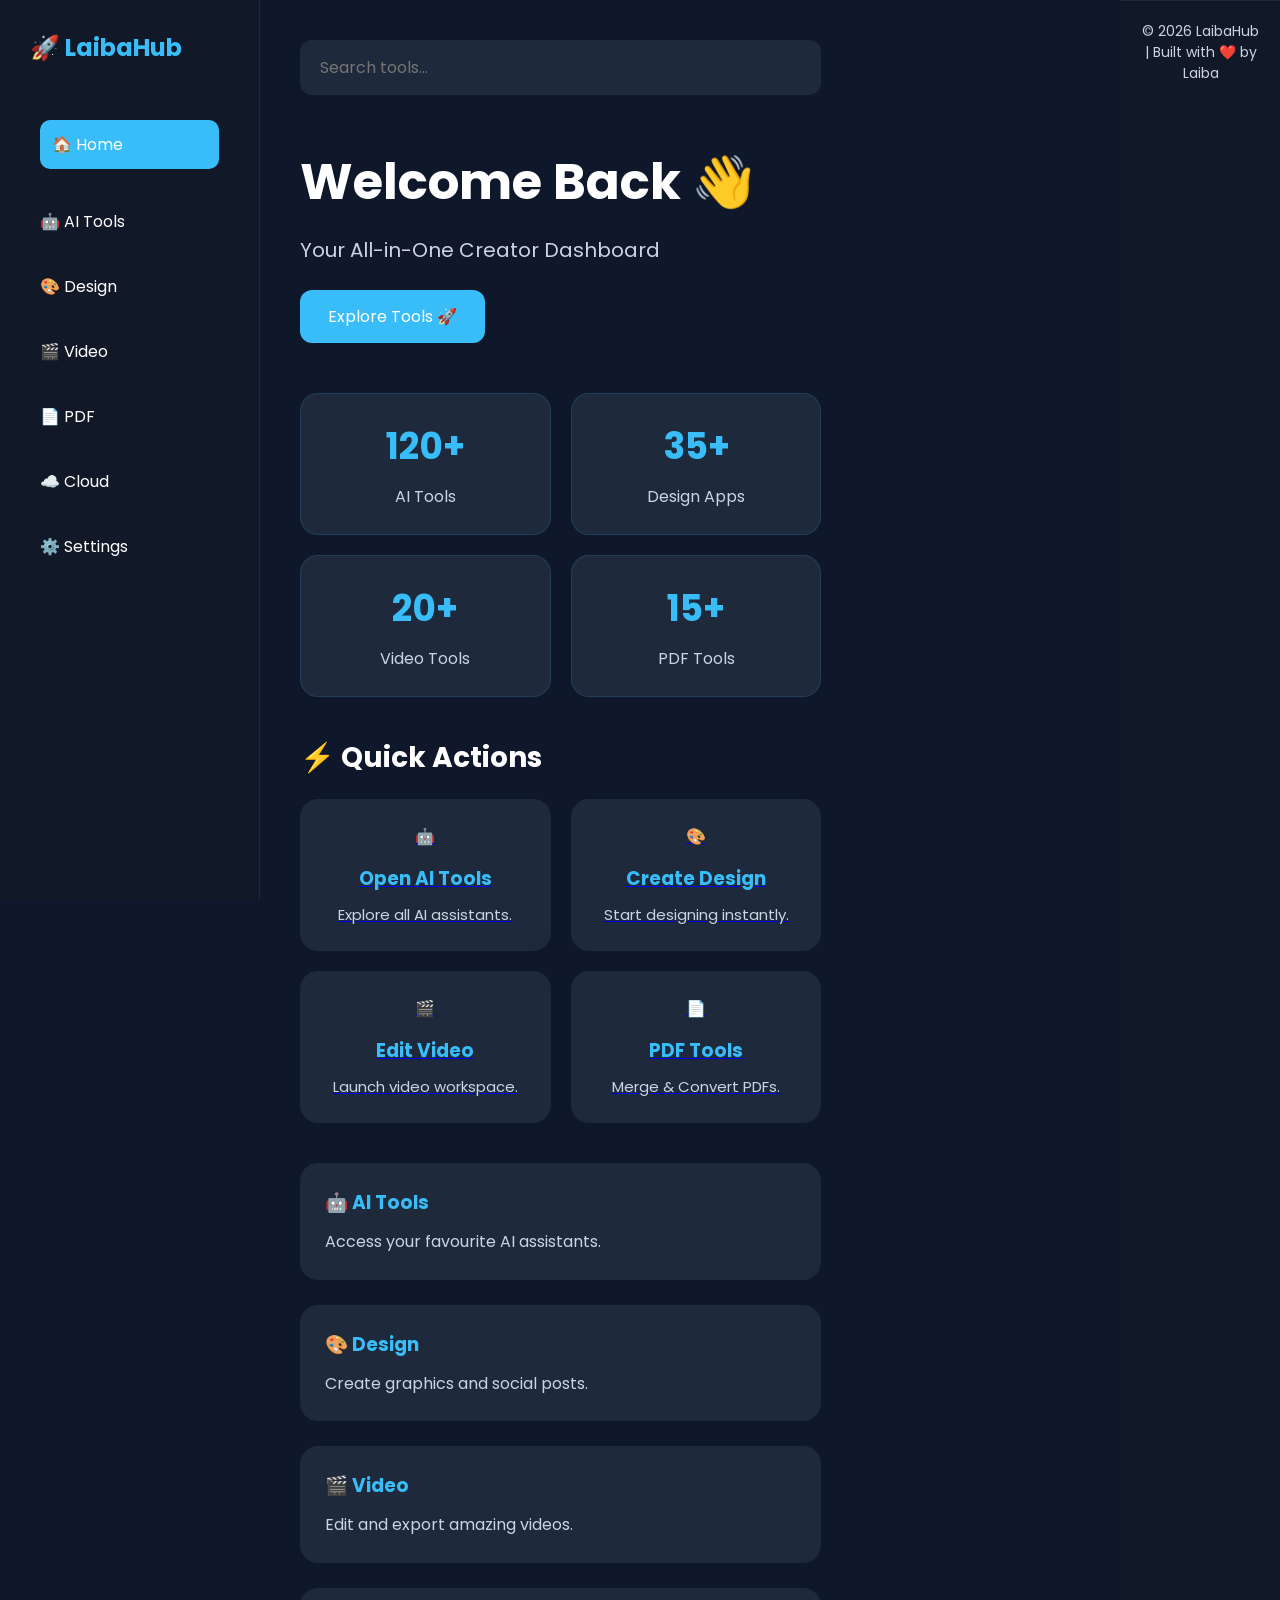
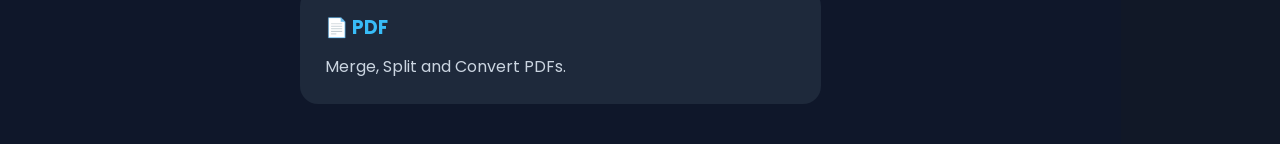
<file: index.html>
<!DOCTYPE html>
<html lang="en">

<head>

    <meta charset="UTF-8">

    <meta name="viewport" content="width=device-width, initial-scale=1.0">

    <title>LaibaHub</title>

    <link rel="stylesheet" href="style.css">

    <link rel="preconnect" href="https://fonts.googleapis.com">

    <link rel="preconnect" href="https://fonts.gstatic.com" crossorigin>

    <link href="https://fonts.googleapis.com/css2?family=Poppins:wght@300;400;500;600;700&display=swap" rel="stylesheet">

</head>

<body>

<div class="sidebar">

    <div class="logo">

        <h2>🚀 LaibaHub</h2>

    </div>

    <ul>

        <li><a href="index.html" class="active">🏠 Home</a></li>
       <li><a href="pages/ai-tools.html">🤖 AI Tools</a></li>

        <li><a href="pages/design.html">🎨 Design</a></li>

        <li><a href="pages/video.html">🎬 Video</a></li>

        <li><a href="pages/pdf.html">📄 PDF</a></li>

       <li><a href="pages/cloud.html">☁️ Cloud</a></li>
        <li><a href="pages/settings.html">⚙️ Settings</a></li>

    </ul>

</div>


<div class="main">

    <div class="topbar">

        <input type="text" placeholder="Search tools...">

    </div>


    <section class="hero">

        <h1>

            Welcome Back 👋

        </h1>

        <p>

            Your All-in-One Creator Dashboard

        </p>

      <a href="pages/ai-tools.html">
    <button>
        Explore Tools 🚀
    </button>
</a>

    </section>
<section class="stats">

    <div class="stat-card">
        <h2>120+</h2>
        <p>AI Tools</p>
    </div>

   <div class="stat-card">
    <h2>35+</h2>
    <p>Design Apps</p>
</div>

    <div class="stat-card">
        <h2>20+</h2>
        <p>Video Tools</p>
    </div>

    <div class="stat-card">
        <h2>15+</h2>
        <p>PDF Tools</p>
    </div>

</section>
<section class="quick-actions">

<h2>⚡ Quick Actions</h2>

<div class="action-grid">

<a href="pages/ai-tools.html" class="action-card">
<div>
🤖
<h3>Open AI Tools</h3>
<p>Explore all AI assistants.</p>
</div>
</a>
<a href="pages/design.html" class="action-card">
<div>
🎨
<h3>Create Design</h3>
<p>Start designing instantly.</p>
</div>
</a>

<a href="pages/video.html" class="action-card">
<div>
🎬
<h3>Edit Video</h3>
<p>Launch video workspace.</p>
</div>
</a>

<a href="pages/pdf.html" class="action-card">
<div>
📄
<h3>PDF Tools</h3>
<p>Merge & Convert PDFs.</p>
</div>
</a>

</div>

</section>
    <section class="cards">

        <div class="card">

            <h3>🤖 AI Tools</h3>

            <p>Access your favourite AI assistants.</p>

        </div>

      <div class="card">

    <h3>🎨 Design</h3>

    <p>Create graphics and social posts.</p>

</div>

        <div class="card">

            <h3>🎬 Video</h3>

            <p>Edit and export amazing videos.</p>

        </div>

        <div class="card">

            <h3>📄 PDF</h3>

            <p>Merge, Split and Convert PDFs.</p>

        </div>

    </section>

</div>
<footer class="footer">

    <p>© 2026 LaibaHub | Built with ❤️ by Laiba</p>

</footer>
<script src="script.js"></script>

</body>

</html>
</file>
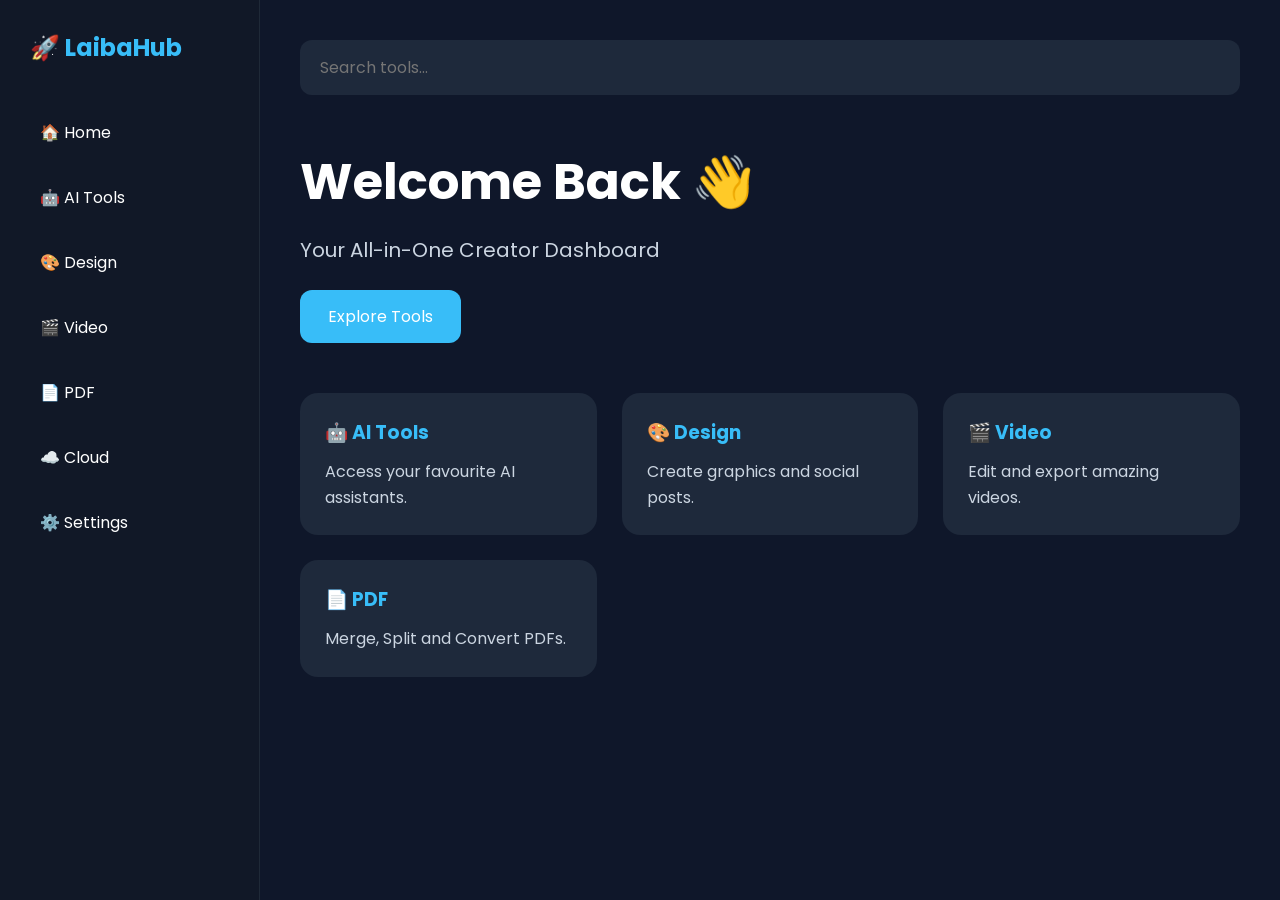
<file: components/index.html>
<!DOCTYPE html>
<html lang="en">

<head>

    <meta charset="UTF-8">

    <meta name="viewport" content="width=device-width, initial-scale=1.0">

    <title>LaibaHub</title>

    <link rel="stylesheet" href="style.css">

    <link rel="preconnect" href="https://fonts.googleapis.com">

    <link rel="preconnect" href="https://fonts.gstatic.com" crossorigin>

    <link href="https://fonts.googleapis.com/css2?family=Poppins:wght@300;400;500;600;700&display=swap" rel="stylesheet">

</head>

<body>

<div class="sidebar">

    <div class="logo">

        <h2>🚀 LaibaHub</h2>

    </div>

    <ul>

        <li><a href="index.html">🏠 Home</a></li>

       <li><a href="pages/ai-tools.html">🤖 AI Tools</a></li>

        <li><a href="pages/design.html">🎨 Design</a></li>

        <li><a href="pages/video.html">🎬 Video</a></li>

        <li><a href="pages/pdf.html">📄 PDF</a></li>

       <li><a href="pages/cloud.html">☁️ Cloud</a></li>
        <li><a href="pages/settings.html">⚙️ Settings</a></li>

    </ul>

</div>


<div class="main">

    <div class="topbar">

        <input type="text" placeholder="Search tools...">

    </div>


    <section class="hero">

        <h1>

            Welcome Back 👋

        </h1>

        <p>

            Your All-in-One Creator Dashboard

        </p>

        <button>

            Explore Tools

        </button>

    </section>


    <section class="cards">

        <div class="card">

            <h3>🤖 AI Tools</h3>

            <p>Access your favourite AI assistants.</p>

        </div>

        <div class="card">

            <h3>🎨 Design</h3>

            <p>Create graphics and social posts.</p>

        </div>

        <div class="card">

            <h3>🎬 Video</h3>

            <p>Edit and export amazing videos.</p>

        </div>

        <div class="card">

            <h3>📄 PDF</h3>

            <p>Merge, Split and Convert PDFs.</p>

        </div>

    </section>

</div>

<script src="script.js"></script>

</body>

</html>
</file>
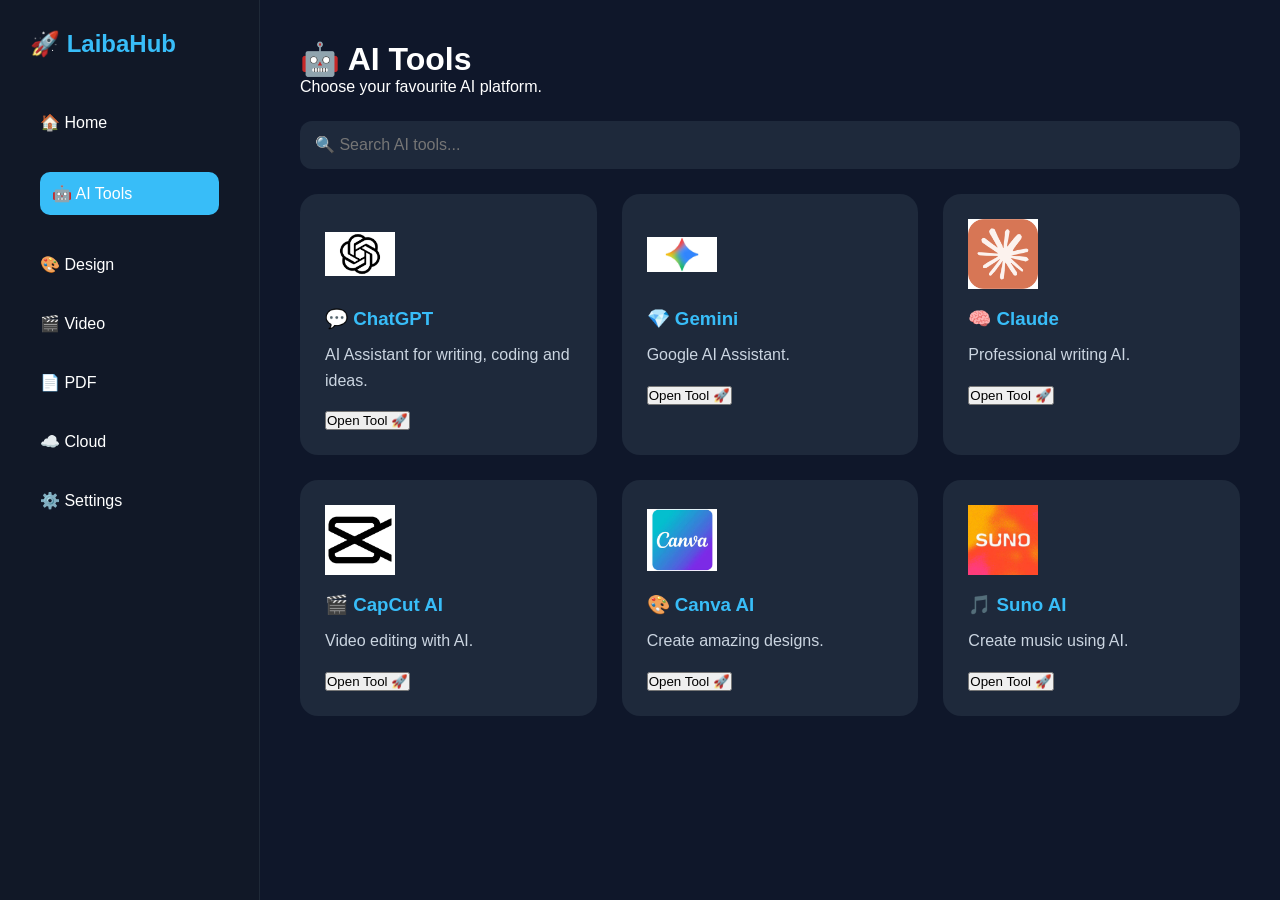
<file: pages/ai-tools.html>
<!DOCTYPE html>
<html lang="en">

<head>
<meta charset="UTF-8">
<meta name="viewport" content="width=device-width, initial-scale=1.0">

<title>AI Tools | LaibaHub</title>

<link rel="stylesheet" href="../style.css">
</head>

<body>
<div class="sidebar">

    <div class="logo">
        <h2>🚀 LaibaHub</h2>
    </div>

    <ul>
        <li><a href="../index.html">🏠 Home</a></li>
        <li><a href="ai-tools.html" class="active">🤖 AI Tools</a></li>
        <li><a href="design.html">🎨 Design</a></li>
        <li><a href="video.html">🎬 Video</a></li>
        <li><a href="pdf.html">📄 PDF</a></li>
        <li><a href="cloud.html">☁️ Cloud</a></li>
        <li><a href="settings.html">⚙️ Settings</a></li>
    </ul>

</div>
<div class="main">

<h1>🤖 AI Tools</h1>

<p>Choose your favourite AI platform.</p>
<input
    type="text"
    id="searchTools"
    placeholder="🔍 Search AI tools..."
>
<div class="cards">

<div class="card">
<img src="../assets/images/chatgpt.png" alt="ChatGPT Logo" class="tool-logo">
    <h3>💬 ChatGPT</h3>

    <p>AI Assistant for writing, coding and ideas.</p>

    <br>

    <a href="https://chatgpt.com" target="_blank">
        <button>Open Tool 🚀</button>
    </a>

</div>

<div class="card">
<img src="../assets/images/gemini.png" alt="Gemini Logo" class="tool-logo">

<h3>💎 Gemini</h3>
<p>Google AI Assistant.</p>

<br>

<a href="https://gemini.google.com" target="_blank">
    <button>Open Tool 🚀</button>
</a>
</div>

<div class="card">
<img src="../assets/images/claude.png" alt="Claude Logo" class="tool-logo">

<h3>🧠 Claude</h3>
<p>Professional writing AI.</p>

<br>

<a href="https://claude.ai" target="_blank">
    <button>Open Tool 🚀</button>
</a>

</div>

<div class="card">
<img src="../assets/images/capcut.png" alt="CapCut Logo" class="tool-logo">

<h3>🎬 CapCut AI</h3>
<p>Video editing with AI.</p>

<br>

<a href="https://www.capcut.com" target="_blank">
    <button>Open Tool 🚀</button>
</a>

</div>

<div class="card">

<img src="../assets/images/canva.png" alt="Canva Logo" class="tool-logo">

<h3>🎨 Canva AI</h3>

<p>Create amazing designs.</p>

<br>

<a href="https://www.canva.com" target="_blank">
<button>Open Tool 🚀</button>
</a>

</div>

<div class="card">
<img src="../assets/images/suno.png" alt="Suno Logo" class="tool-logo">

<h3>🎵 Suno AI</h3>
<p>Create music using AI.</p>

<br>

<a href="https://suno.com" target="_blank">
    <button>Open Tool 🚀</button>
</a>

</div>

</div>



</div>

<script src="../script.js"></script>

</body>
</html>
</file>
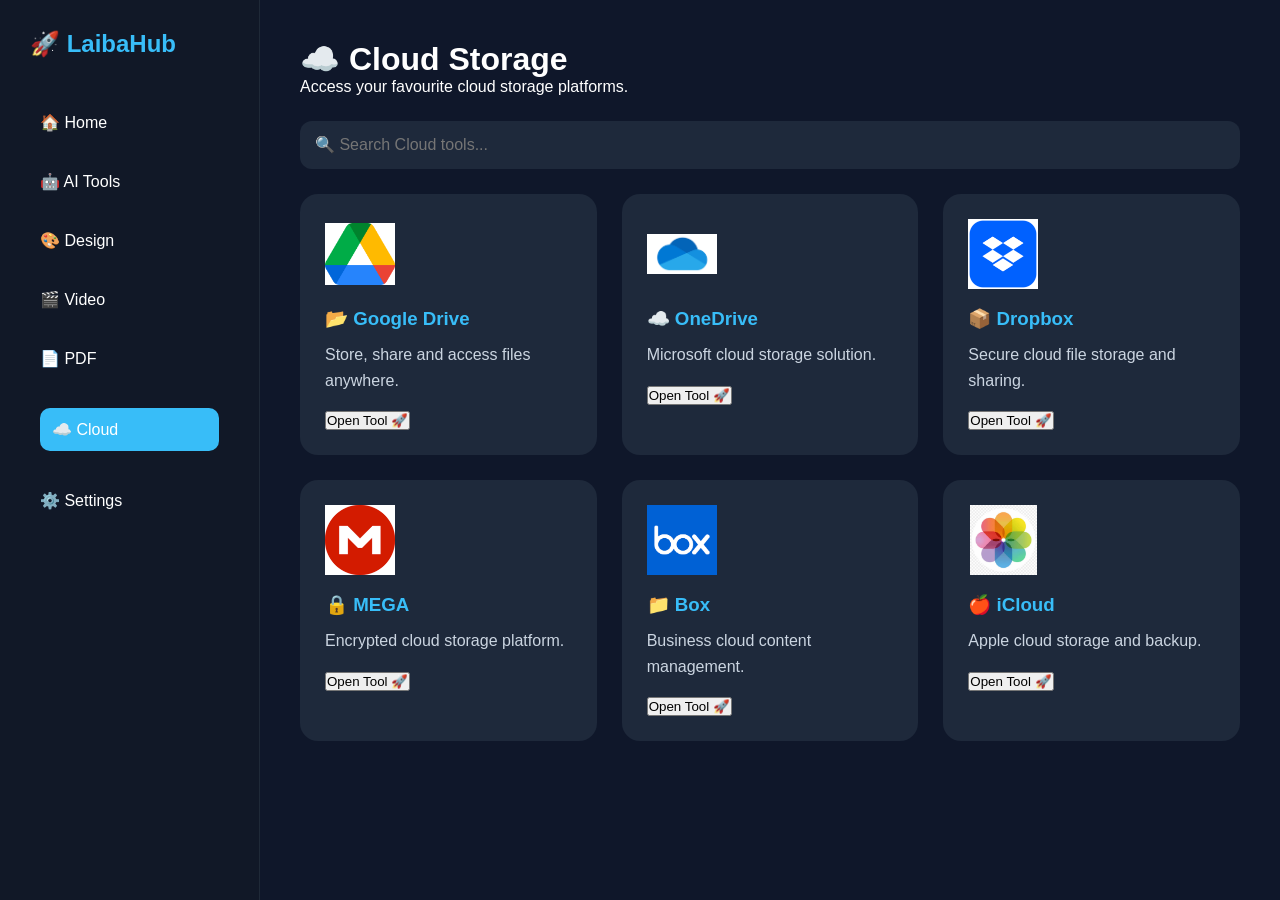
<file: pages/cloud.html>
<!DOCTYPE html>
<html lang="en">
<head>
<meta charset="UTF-8">
<meta name="viewport" content="width=device-width, initial-scale=1.0">

<title>Cloud Storage | LaibaHub</title>

<link rel="stylesheet" href="../style.css">
</head>

<body>

<div class="sidebar">

<div class="logo">
<h2>🚀 LaibaHub</h2>
</div>

<ul>
<li><a href="../index.html">🏠 Home</a></li>
<li><a href="ai-tools.html">🤖 AI Tools</a></li>
<li><a href="design.html">🎨 Design</a></li>
<li><a href="video.html">🎬 Video</a></li>
<li><a href="pdf.html">📄 PDF</a></li>
<li><a href="cloud.html" class="active">☁️ Cloud</a></li>
<li><a href="settings.html">⚙️ Settings</a></li>
</ul>

</div>

<div class="main">

<h1>☁️ Cloud Storage</h1>

<p>Access your favourite cloud storage platforms.</p>

<input
type="text"
id="searchTools"
placeholder="🔍 Search Cloud tools..."
>

<div class="cards">

<div class="card">

<img src="../assets/images/google-drive.png" class="tool-logo">

<h3>📂 Google Drive</h3>

<p>Store, share and access files anywhere.</p>

<br>

<a href="https://drive.google.com" target="_blank">
<button>Open Tool 🚀</button>
</a>

</div>

<div class="card">

<img src="../assets/images/onedrive.png" class="tool-logo">

<h3>☁️ OneDrive</h3>

<p>Microsoft cloud storage solution.</p>

<br>

<a href="https://onedrive.live.com" target="_blank">
<button>Open Tool 🚀</button>
</a>

</div>

<div class="card">

<img src="../assets/images/dropbox.png" class="tool-logo">

<h3>📦 Dropbox</h3>

<p>Secure cloud file storage and sharing.</p>

<br>

<a href="https://www.dropbox.com" target="_blank">
<button>Open Tool 🚀</button>
</a>

</div>

<div class="card">

<img src="../assets/images/mega.png" class="tool-logo">

<h3>🔒 MEGA</h3>

<p>Encrypted cloud storage platform.</p>

<br>

<a href="https://mega.io" target="_blank">
<button>Open Tool 🚀</button>
</a>

</div>

<div class="card">

<img src="../assets/images/box.png" class="tool-logo">

<h3>📁 Box</h3>

<p>Business cloud content management.</p>

<br>

<a href="https://www.box.com" target="_blank">
<button>Open Tool 🚀</button>
</a>

</div>

<div class="card">

<img src="../assets/images/icloud.png" class="tool-logo">

<h3>🍎 iCloud</h3>

<p>Apple cloud storage and backup.</p>

<br>

<a href="https://www.icloud.com" target="_blank">
<button>Open Tool 🚀</button>
</a>

</div>

</div>

</div>

<script src="../script.js"></script>

</body>
</html>
</file>
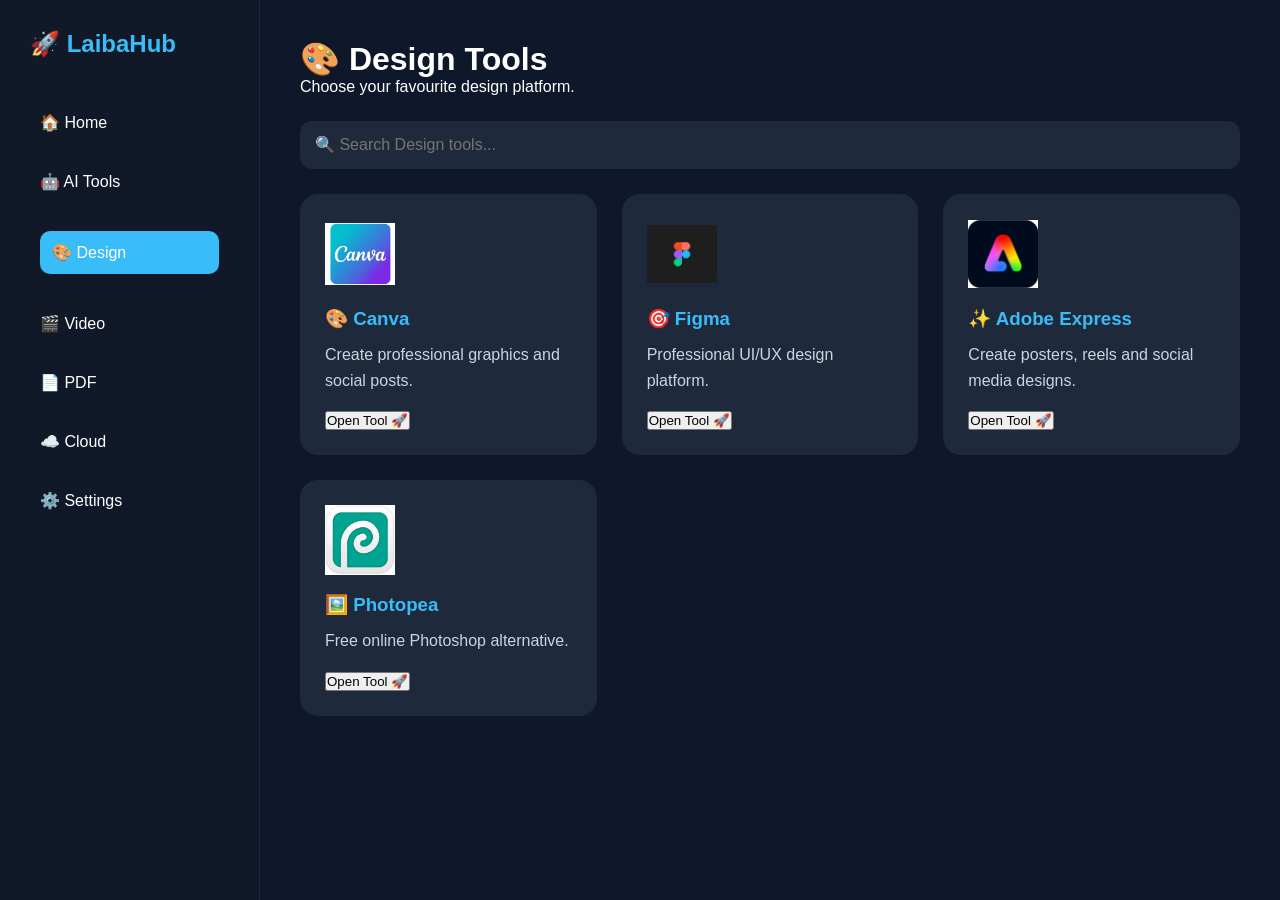
<file: pages/design.html>
<!DOCTYPE html>
<html lang="en">
<head>
<meta charset="UTF-8">
<meta name="viewport" content="width=device-width, initial-scale=1.0">

<title>Design Tools | LaibaHub</title>

<link rel="stylesheet" href="../style.css">
</head>

<body>

<div class="sidebar">

    <div class="logo">
        <h2>🚀 LaibaHub</h2>
    </div>

    <ul>
        <li><a href="../index.html">🏠 Home</a></li>
        <li><a href="ai-tools.html">🤖 AI Tools</a></li>
        <li><a href="design.html" class="active">🎨 Design</a></li>
        <li><a href="video.html">🎬 Video</a></li>
        <li><a href="pdf.html">📄 PDF</a></li>
        <li><a href="cloud.html">☁️ Cloud</a></li>
        <li><a href="settings.html">⚙️ Settings</a></li>
    </ul>

</div>

<div class="main">

<h1>🎨 Design Tools</h1>

<p>Choose your favourite design platform.</p>

<input
type="text"
id="searchTools"
placeholder="🔍 Search Design tools..."
>

<div class="cards">

<div class="card">

<img src="../assets/images/canva.png" class="tool-logo">

<h3>🎨 Canva</h3>

<p>Create professional graphics and social posts.</p>

<br>

<a href="https://www.canva.com" target="_blank">
<button>Open Tool 🚀</button>
</a>

</div>

<div class="card">

<img src="../assets/images/figma.png" class="tool-logo">

<h3>🎯 Figma</h3>

<p>Professional UI/UX design platform.</p>

<br>

<a href="https://figma.com" target="_blank">
<button>Open Tool 🚀</button>
</a>

</div>

<div class="card">

<img src="../assets/images/adobe-express.png" class="tool-logo">

<h3>✨ Adobe Express</h3>

<p>Create posters, reels and social media designs.</p>

<br>

<a href="https://www.adobe.com/express/" target="_blank">
<button>Open Tool 🚀</button>
</a>

</div>

<div class="card">

<img src="../assets/images/photopea.png" class="tool-logo">

<h3>🖼️ Photopea</h3>

<p>Free online Photoshop alternative.</p>

<br>

<a href="https://www.photopea.com" target="_blank">
<button>Open Tool 🚀</button>
</a>

</div>

</div>

</div>

<script src="../script.js"></script>

</body>
</html>
</file>
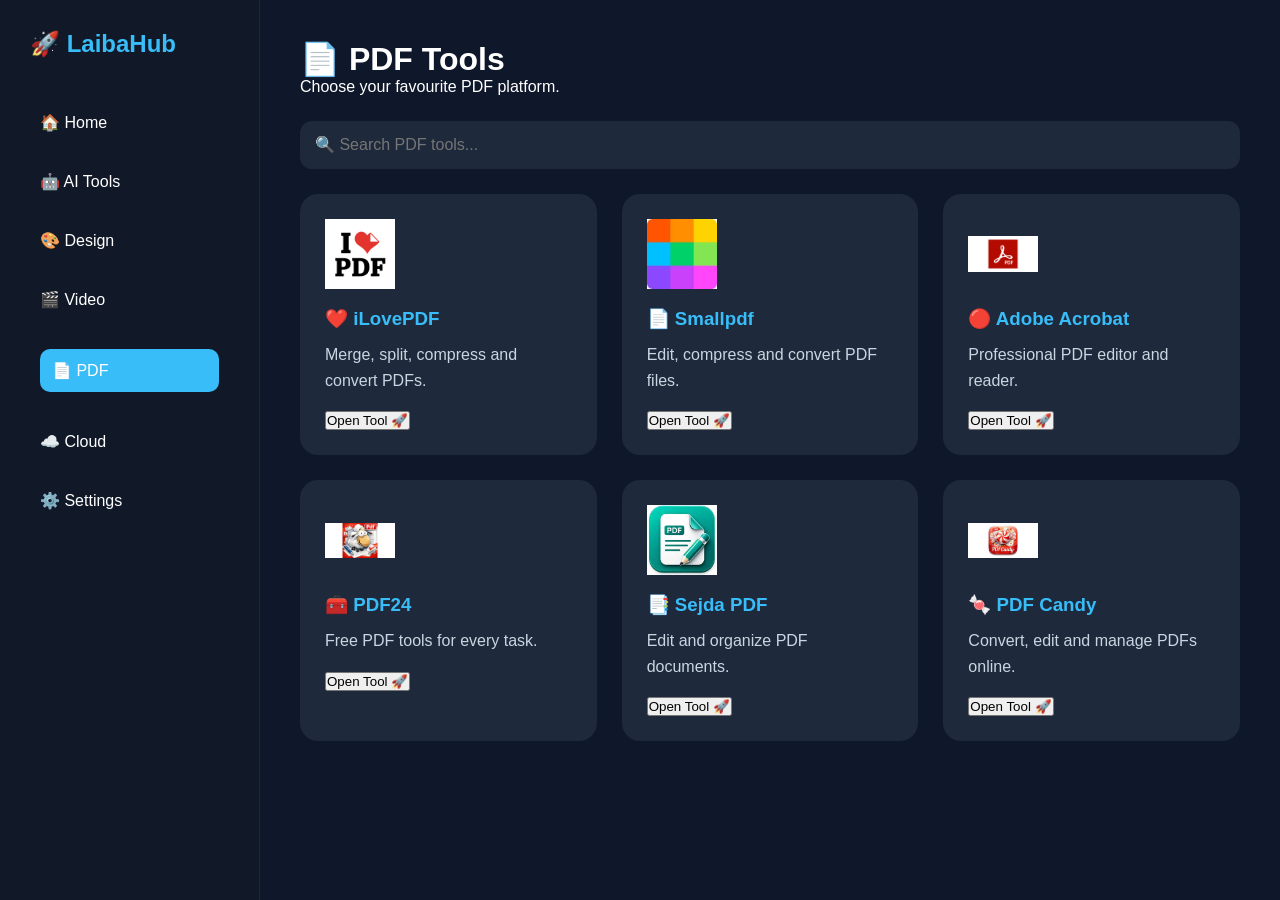
<file: pages/pdf.html>
<!DOCTYPE html>
<html lang="en">
<head>
<meta charset="UTF-8">
<meta name="viewport" content="width=device-width, initial-scale=1.0">

<title>PDF Tools | LaibaHub</title>

<link rel="stylesheet" href="../style.css">
</head>

<body>

<div class="sidebar">

    <div class="logo">
        <h2>🚀 LaibaHub</h2>
    </div>

    <ul>
        <li><a href="../index.html">🏠 Home</a></li>
        <li><a href="ai-tools.html">🤖 AI Tools</a></li>
        <li><a href="design.html">🎨 Design</a></li>
        <li><a href="video.html">🎬 Video</a></li>
        <li><a href="pdf.html" class="active">📄 PDF</a></li>
        <li><a href="cloud.html">☁️ Cloud</a></li>
        <li><a href="settings.html">⚙️ Settings</a></li>
    </ul>

</div>

<div class="main">

<h1>📄 PDF Tools</h1>

<p>Choose your favourite PDF platform.</p>

<input
type="text"
id="searchTools"
placeholder="🔍 Search PDF tools..."
>

<div class="cards">

<div class="card">

<img src="../assets/images/ilovepdf.png" class="tool-logo">

<h3>❤️ iLovePDF</h3>

<p>Merge, split, compress and convert PDFs.</p>

<br>

<a href="https://www.ilovepdf.com" target="_blank">
<button>Open Tool 🚀</button>
</a>

</div>

<div class="card">

<img src="../assets/images/smallpdf.png" class="tool-logo">

<h3>📄 Smallpdf</h3>

<p>Edit, compress and convert PDF files.</p>

<br>

<a href="https://smallpdf.com" target="_blank">
<button>Open Tool 🚀</button>
</a>

</div>

<div class="card">

<img src="../assets/images/adobeacrobat.png" class="tool-logo">

<h3>🔴 Adobe Acrobat</h3>

<p>Professional PDF editor and reader.</p>

<br>

<a href="https://www.adobe.com/acrobat.html" target="_blank">
<button>Open Tool 🚀</button>
</a>

</div>

<div class="card">

<img src="../assets/images/pdf24.png" class="tool-logo">

<h3>🧰 PDF24</h3>

<p>Free PDF tools for every task.</p>

<br>

<a href="https://tools.pdf24.org" target="_blank">
<button>Open Tool 🚀</button>
</a>

</div>

<div class="card">

<img src="../assets/images/sejda.png" class="tool-logo">

<h3>📑 Sejda PDF</h3>

<p>Edit and organize PDF documents.</p>

<br>

<a href="https://www.sejda.com" target="_blank">
<button>Open Tool 🚀</button>
</a>

</div>

<div class="card">

<img src="../assets/images/pdfcandy.png" class="tool-logo">

<h3>🍬 PDF Candy</h3>

<p>Convert, edit and manage PDFs online.</p>

<br>

<a href="https://pdfcandy.com" target="_blank">
<button>Open Tool 🚀</button>
</a>

</div>

</div>

</div>

<script src="../script.js"></script>

</body>
</html>
</file>
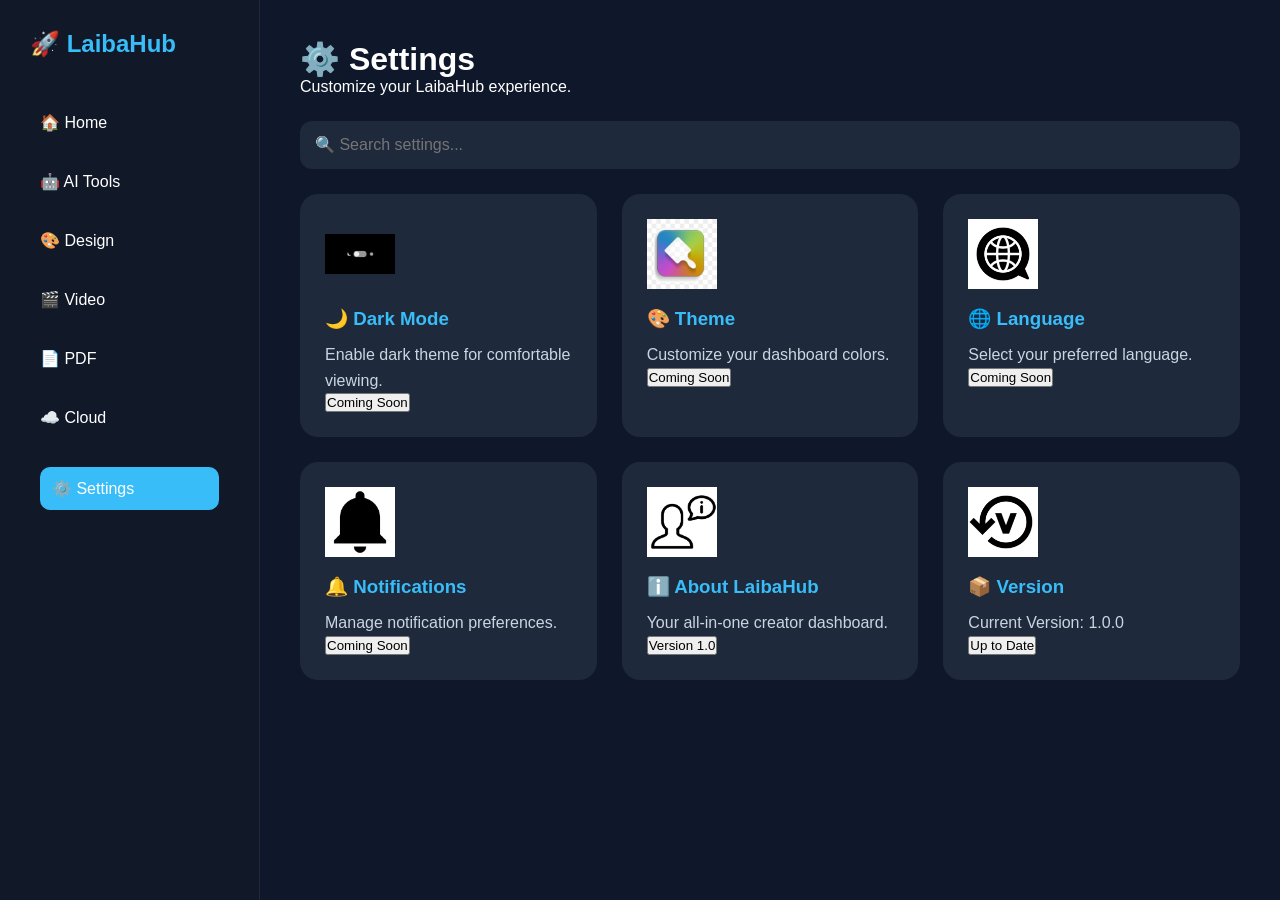
<file: pages/settings.html>
<!DOCTYPE html>
<html lang="en">
<head>
<meta charset="UTF-8">
<meta name="viewport" content="width=device-width, initial-scale=1.0">

<title>Settings | LaibaHub</title>

<link rel="stylesheet" href="../style.css">
</head>

<body>

<div class="sidebar">

<div class="logo">
<h2>🚀 LaibaHub</h2>
</div>

<ul>
<li><a href="../index.html">🏠 Home</a></li>
<li><a href="ai-tools.html">🤖 AI Tools</a></li>
<li><a href="design.html">🎨 Design</a></li>
<li><a href="video.html">🎬 Video</a></li>
<li><a href="pdf.html">📄 PDF</a></li>
<li><a href="cloud.html">☁️ Cloud</a></li>
<li><a href="settings.html" class="active">⚙️ Settings</a></li>
</ul>

</div>

<div class="main">

<h1>⚙️ Settings</h1>

<p>Customize your LaibaHub experience.</p>

<input
type="text"
id="searchTools"
placeholder="🔍 Search settings..."
>

<div class="cards">

<div class="card">

<img src="../assets/images/darkmode.png" class="tool-logo">

<h3>🌙 Dark Mode</h3>

<p>Enable dark theme for comfortable viewing.</p>

<button>Coming Soon</button>

</div>

<div class="card">

<img src="../assets/images/theme.png" class="tool-logo">

<h3>🎨 Theme</h3>

<p>Customize your dashboard colors.</p>

<button>Coming Soon</button>

</div>

<div class="card">

<img src="../assets/images/language.png" class="tool-logo">

<h3>🌐 Language</h3>

<p>Select your preferred language.</p>

<button>Coming Soon</button>

</div>

<div class="card">

<img src="../assets/images/notification.png" class="tool-logo">

<h3>🔔 Notifications</h3>

<p>Manage notification preferences.</p>

<button>Coming Soon</button>

</div>

<div class="card">

<img src="../assets/images/about.png" class="tool-logo">

<h3>ℹ️ About LaibaHub</h3>

<p>Your all-in-one creator dashboard.</p>

<button>Version 1.0</button>

</div>

<div class="card">

<img src="../assets/images/version.png" class="tool-logo">

<h3>📦 Version</h3>

<p>Current Version: 1.0.0</p>

<button>Up to Date</button>

</div>

</div>

</div>

<script src="../script.js"></script>

</body>
</html>
</file>
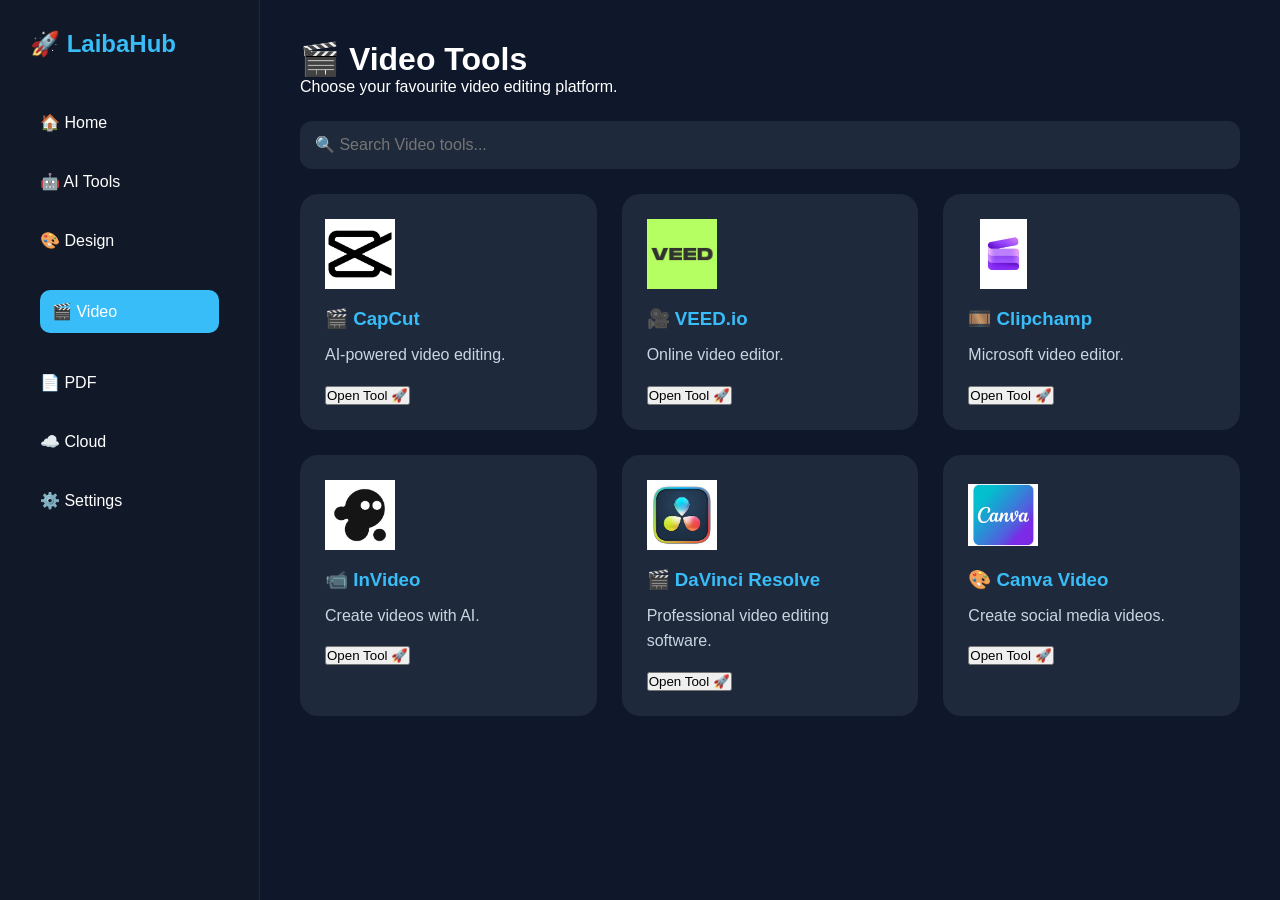
<file: pages/video.html>
<!DOCTYPE html>
<html lang="en">
<head>
<meta charset="UTF-8">
<meta name="viewport" content="width=device-width, initial-scale=1.0">

<title>Video Tools | LaibaHub</title>

<link rel="stylesheet" href="../style.css">
</head>

<body>

<div class="sidebar">

<div class="logo">
<h2>🚀 LaibaHub</h2>
</div>

<ul>
<li><a href="../index.html">🏠 Home</a></li>
<li><a href="ai-tools.html">🤖 AI Tools</a></li>
<li><a href="design.html">🎨 Design</a></li>
<li><a href="video.html" class="active">🎬 Video</a></li>
<li><a href="pdf.html">📄 PDF</a></li>
<li><a href="cloud.html">☁️ Cloud</a></li>
<li><a href="settings.html">⚙️ Settings</a></li>
</ul>

</div>

<div class="main">

<h1>🎬 Video Tools</h1>

<p>Choose your favourite video editing platform.</p>

<input
type="text"
id="searchTools"
placeholder="🔍 Search Video tools..."
>

<div class="cards">

<div class="card">

<img src="../assets/images/capcut.png" class="tool-logo">

<h3>🎬 CapCut</h3>

<p>AI-powered video editing.</p>

<br>

<a href="https://www.capcut.com" target="_blank">
<button>Open Tool 🚀</button>
</a>

</div>

<div class="card">

<img src="../assets/images/veed.png" class="tool-logo">

<h3>🎥 VEED.io</h3>

<p>Online video editor.</p>

<br>

<a href="https://www.veed.io" target="_blank">
<button>Open Tool 🚀</button>
</a>

</div>

<div class="card">

<img src="../assets/images/clipchamp.png" class="tool-logo">

<h3>🎞️ Clipchamp</h3>

<p>Microsoft video editor.</p>

<br>

<a href="https://clipchamp.com" target="_blank">
<button>Open Tool 🚀</button>
</a>

</div>

<div class="card">

<img src="../assets/images/invideo.png" class="tool-logo">

<h3>📹 InVideo</h3>

<p>Create videos with AI.</p>

<br>

<a href="https://invideo.io" target="_blank">
<button>Open Tool 🚀</button>
</a>

</div>

<div class="card">

<img src="../assets/images/davinci-resolve.png" class="tool-logo">

<h3>🎬 DaVinci Resolve</h3>

<p>Professional video editing software.</p>

<br>

<a href="https://www.blackmagicdesign.com/products/davinciresolve" target="_blank">
<button>Open Tool 🚀</button>
</a>

</div>

<div class="card">

<img src="../assets/images/canva.png" class="tool-logo">

<h3>🎨 Canva Video</h3>

<p>Create social media videos.</p>

<br>

<a href="https://www.canva.com/video-editor/" target="_blank">
<button>Open Tool 🚀</button>
</a>

</div>

</div>

</div>

<script src="../script.js"></script>

</body>
</html>
</file>
<file: style.css>
*{
margin:0;
padding:0;
box-sizing:border-box;
font-family:'Poppins',sans-serif;
}

body{
background:#0f172a;
color:white;
display:flex;
}

.sidebar{
width:260px;
height:100vh;
background:#111827;
position:fixed;
left:0;
top:0;
padding:30px;
border-right:1px solid #1f2937;
}

.logo h2{
color:#38bdf8;
margin-bottom:40px;
}

.sidebar ul{
list-style:none;
}

.sidebar ul li{
padding:15px 10px;
margin-bottom:10px;
border-radius:10px;
cursor:pointer;
transition:.3s;
}

.sidebar ul li:hover{
background:#1e293b;
color:#38bdf8;
}

.main{
margin-left:260px;
width:100%;
padding:40px;
}

.topbar input{
width:100%;
padding:15px 20px;
border:none;
border-radius:12px;
background:#1e293b;
color:white;
font-size:16px;
outline:none;
}

.hero{
margin-top:50px;
margin-bottom:50px;
}

.hero h1{
font-size:50px;
margin-bottom:15px;
}

.hero p{
color:#cbd5e1;
font-size:20px;
margin-bottom:25px;
}

.hero button{
padding:14px 28px;
border:none;
border-radius:12px;
background:#38bdf8;
color:white;
font-size:16px;
cursor:pointer;
transition:.3s;
}

.hero button:hover{
transform:translateY(-3px);
}

.cards{
display:grid;
grid-template-columns:repeat(auto-fit,minmax(250px,1fr));
gap:25px;
}

.card{
background:#1e293b;
padding:25px;
border-radius:18px;
transition:.3s;
}

.card:hover{
transform:translateY(-8px);
box-shadow:0 10px 25px rgba(56,189,248,.25);
}

.card h3{
margin-bottom:12px;
color:#38bdf8;
}

.card p{
color:#cbd5e1;
line-height:1.6;
}
.sidebar a{
color:white;
text-decoration:none;
display:block;
width:100%;
}

.sidebar a:hover{
color:#38bdf8;
}
.stats{
display:grid;
grid-template-columns:repeat(auto-fit,minmax(180px,1fr));
gap:20px;
margin-bottom:40px;
}

.stat-card{
background:#1e293b;
padding:25px;
border-radius:18px;
text-align:center;
transition:.3s;
border:1px solid rgba(56,189,248,.15);
}

.stat-card:hover{
transform:translateY(-8px);
box-shadow:0 10px 25px rgba(56,189,248,.25);
}

.stat-card h2{
font-size:36px;
color:#38bdf8;
margin-bottom:10px;
}

.stat-card p{
color:#cbd5e1;
font-size:16px;
}
.quick-actions{
margin-bottom:40px;
}

.quick-actions h2{
margin-bottom:20px;
font-size:28px;
}

.action-grid{
display:grid;
grid-template-columns:repeat(auto-fit,minmax(220px,1fr));
gap:20px;
}

.action-card{
background:#1e293b;
padding:25px;
border-radius:18px;
text-align:center;
transition:.3s;
cursor:pointer;
}

.action-card:hover{
transform:translateY(-8px);
box-shadow:0 10px 25px rgba(56,189,248,.25);
}

.action-card h3{
margin:15px 0 10px;
color:#38bdf8;
}

.action-card p{
color:#cbd5e1;
font-size:15px;
}
.footer{
margin-left:260px;
padding:20px;
text-align:center;
background:#111827;
color:#cbd5e1;
border-top:1px solid #1f2937;
}

.footer p{
font-size:14px;
}
#searchTools{
width:100%;
padding:15px;
margin:25px 0;
border:none;
border-radius:12px;
background:#1e293b;
color:white;
font-size:16px;
outline:none;
}
.tool-logo{
width:70px;
height:70px;
object-fit:contain;
margin-bottom:15px;
}
.sidebar a.active{
background:#38bdf8;
color:white;
padding:12px;
border-radius:10px;
display:block;
}
</file>
<file: components/style.css>
*{
margin:0;
padding:0;
box-sizing:border-box;
font-family:'Poppins',sans-serif;
}

body{
background:#0f172a;
color:white;
display:flex;
}

.sidebar{
width:260px;
height:100vh;
background:#111827;
position:fixed;
left:0;
top:0;
padding:30px;
border-right:1px solid #1f2937;
}

.logo h2{
color:#38bdf8;
margin-bottom:40px;
}

.sidebar ul{
list-style:none;
}

.sidebar ul li{
padding:15px 10px;
margin-bottom:10px;
border-radius:10px;
cursor:pointer;
transition:.3s;
}

.sidebar ul li:hover{
background:#1e293b;
color:#38bdf8;
}

.main{
margin-left:260px;
width:100%;
padding:40px;
}

.topbar input{
width:100%;
padding:15px 20px;
border:none;
border-radius:12px;
background:#1e293b;
color:white;
font-size:16px;
outline:none;
}

.hero{
margin-top:50px;
margin-bottom:50px;
}

.hero h1{
font-size:50px;
margin-bottom:15px;
}

.hero p{
color:#cbd5e1;
font-size:20px;
margin-bottom:25px;
}

.hero button{
padding:14px 28px;
border:none;
border-radius:12px;
background:#38bdf8;
color:white;
font-size:16px;
cursor:pointer;
transition:.3s;
}

.hero button:hover{
transform:translateY(-3px);
}

.cards{
display:grid;
grid-template-columns:repeat(auto-fit,minmax(250px,1fr));
gap:25px;
}

.card{
background:#1e293b;
padding:25px;
border-radius:18px;
transition:.3s;
}

.card:hover{
transform:translateY(-8px);
box-shadow:0 10px 25px rgba(56,189,248,.25);
}

.card h3{
margin-bottom:12px;
color:#38bdf8;
}

.card p{
color:#cbd5e1;
line-height:1.6;
}
.sidebar a{
color:white;
text-decoration:none;
display:block;
width:100%;
}

.sidebar a:hover{
color:#38bdf8;
}
</file>
